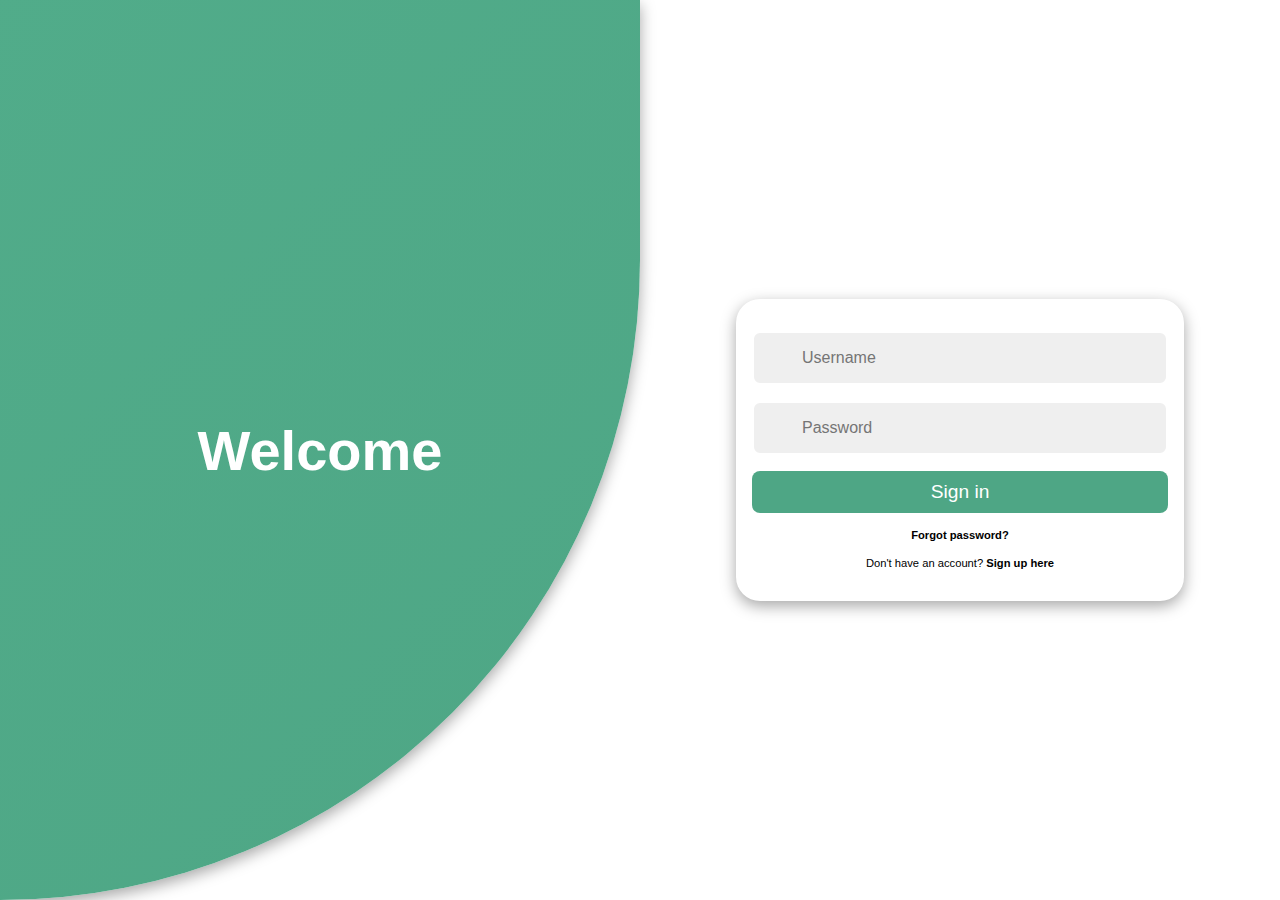
<file: signupLogin.html>
<!DOCTYPE html>
<html lang="en">
  <head>
    <meta charset="UTF-8" />
    <meta http-equiv="X-UA-Compatible" content="IE=edge" />
    <meta name="viewport" content="width=device-width, initial-scale=1.0" />
    <title>Document</title>
    <link rel="stylesheet" href="./login.css" />
    <script src="./signup.js" defer></script>
  </head>
  <body>
    <div id="container" class="container">
      <!-- FORM SECTION -->
      <div class="row">
        <!-- SIGN UP -->
        <div class="col align-items-center flex-col sign-up">
          <div class="form-wrapper align-items-center">
            <div class="form sign-up">
              <div class="input-group">
                <i class="bx bxs-user"></i>
                <input type="text" placeholder="Name" id="name" required />
              </div>
              <div class="input-group">
                <i class="bx bx-mail-send"></i>
                <input type="email" placeholder="Email" id="email" required />
              </div>
              <div class="input-group">
                <i class="bx bxs-lock-alt"></i>
                <input
                  type="text"
                  placeholder="Username"
                  id="username"
                  required
                />
              </div>
              <div class="input-group">
                <i class="bx bxs-lock-alt"></i>
                <input
                  type="password"
                  placeholder="Password"
                  id="password"
                  required
                />
              </div>
              <div class="input-group">
                <i class="bx bxs-lock-alt"></i>
                <input
                  type="number"
                  placeholder="Mobile"
                  id="mobile"
                  required
                />
              </div>
              <div class="input-group">
                <i class="bx bxs-lock-alt"></i>
                <input
                  type="text"
                  placeholder="Description"
                  id="desc"
                  required
                />
              </div>
              <button onclick="Register()">Sign up</button>
              <p>
                <span> Already have an account? </span>
                <b onclick="toggle()" class="pointer"> Sign in here </b>
              </p>
            </div>
          </div>
        </div>
        <!-- END SIGN UP -->
        <!-- SIGN IN -->
        <div class="col align-items-center flex-col sign-in">
          <div class="form-wrapper align-items-center">
            <div class="form sign-in">
              <div class="input-group">
                <i class="bx bxs-user"></i>
                <input type="text" placeholder="Username" id="userLogin" />
              </div>
              <div class="input-group">
                <i class="bx bxs-lock-alt"></i>
                <input
                  type="password"
                  placeholder="Password"
                  id="passwordLogin"
                />
              </div>
              <button onclick="LoginUser()">Sign in</button>
              <p>
                <b> Forgot password? </b>
              </p>
              <p>
                <span> Don't have an account? </span>
                <b onclick="toggle()" class="pointer"> Sign up here </b>
              </p>
            </div>
          </div>
          <div class="form-wrapper"></div>
        </div>
        <!-- END SIGN IN -->
      </div>
      <!-- END FORM SECTION -->
      <!-- CONTENT SECTION -->
      <div class="row content-row">
        <!-- SIGN IN CONTENT -->
        <div class="col align-items-center flex-col">
          <div class="text sign-in">
            <h2>Welcome</h2>
          </div>
          <div class="img sign-in"></div>
        </div>
        <!-- END SIGN IN CONTENT -->
        <!-- SIGN UP CONTENT -->
        <div class="col align-items-center flex-col">
          <div class="img sign-up"></div>
          <div class="text sign-up">
            <h2>Join with us</h2>
          </div>
        </div>
        <!-- END SIGN UP CONTENT -->
      </div>
      <!-- END CONTENT SECTION -->
    </div>
  </body>
</html>
</file>
<file: login.css>
:root {
    --primary-color: #4EA685;
    --secondary-color: #57B894;
    --black: #000000;
    --white: #ffffff;
    --gray: #efefef;
    --gray-2: #757575;

    --facebook-color: #4267B2;
    --google-color: #DB4437;
    --twitter-color: #1DA1F2;
    --insta-color: #E1306C;
}

@import url('https://fonts.googleapis.com/css2?family=Poppins:wght@200;300;400;500;600&display=swap');

* {
    font-family: 'Poppins', sans-serif;
    margin: 0;
    padding: 0;
    box-sizing: border-box;
}

html,
body {
    height: 100vh;
    overflow: hidden;
}

.container {
    position: relative;
    min-height: 100vh;
    overflow: hidden;
}

.row {
    display: flex;
    flex-wrap: wrap;
    height: 100vh;
}

.col {
    width: 50%;
}

.align-items-center {
    display: flex;
    align-items: center;
    justify-content: center;
    text-align: center;
}

.form-wrapper {
    width: 100%;
    max-width: 28rem;
}

.form {
    padding: 1rem;
    background-color: var(--white);
    border-radius: 1.5rem;
    width: 100%;
    box-shadow: rgba(0, 0, 0, 0.35) 0px 5px 15px;
    transform: scale(0);
    transition: .5s ease-in-out;
    transition-delay: 1s;
}

.input-group {
    position: relative;
    width: 100%;
    margin: 1rem 0;
}

.input-group i {
    position: absolute;
    top: 50%;
    left: 1rem;
    transform: translateY(-50%);
    font-size: 1.4rem;
    color: var(--gray-2);
}

.input-group input {
    width: 100%;
    padding: 1rem 3rem;
    font-size: 1rem;
    background-color: var(--gray);
    border-radius: .5rem;
    border: 0.125rem solid var(--white);
    outline: none;
}

.input-group input:focus {
    border: 0.125rem solid var(--primary-color);
}

.form button {
    cursor: pointer;
    width: 100%;
    padding: .6rem 0;
    border-radius: .5rem;
    border: none;
    background-color: var(--primary-color);
    color: var(--white);
    font-size: 1.2rem;
    outline: none;
}

.form p {
    margin: 1rem 0;
    font-size: .7rem;
}

.flex-col {
    flex-direction: column;
}

.social-list {
    margin: 2rem 0;
    padding: 1rem;
    border-radius: 1.5rem;
    width: 100%;
    box-shadow: rgba(0, 0, 0, 0.35) 0px 5px 15px;
    transform: scale(0);
    transition: .5s ease-in-out;
    transition-delay: 1.2s;
}

.social-list>div {
    color: var(--white);
    margin: 0 .5rem;
    padding: .7rem;
    cursor: pointer;
    border-radius: .5rem;
    cursor: pointer;
    transform: scale(0);
    transition: .5s ease-in-out;
}

.social-list>div:nth-child(1) {
    transition-delay: 1.4s;
}

.social-list>div:nth-child(2) {
    transition-delay: 1.6s;
}

.social-list>div:nth-child(3) {
    transition-delay: 1.8s;
}

.social-list>div:nth-child(4) {
    transition-delay: 2s;
}

.social-list>div>i {
    font-size: 1.5rem;
    transition: .4s ease-in-out;
}

.social-list>div:hover i {
    transform: scale(1.5);
}

.facebook-bg {
    background-color: var(--facebook-color);
}

.google-bg {
    background-color: var(--google-color);
}

.twitter-bg {
    background-color: var(--twitter-color);
}

.insta-bg {
    background-color: var(--insta-color);
}

.pointer {
    cursor: pointer;
}

.container.sign-in .form.sign-in,
.container.sign-in .social-list.sign-in,
.container.sign-in .social-list.sign-in>div,
.container.sign-up .form.sign-up,
.container.sign-up .social-list.sign-up,
.container.sign-up .social-list.sign-up>div {
    transform: scale(1);
}

.content-row {
    position: absolute;
    top: 0;
    left: 0;
    pointer-events: none;
    z-index: 6;
    width: 100%;
}

.text {
    margin: 4rem;
    color: var(--white);
}

.text h2 {
    font-size: 3.5rem;
    font-weight: 800;
    margin: 2rem 0;
    transition: 1s ease-in-out;
}

.text p {
    font-weight: 600;
    transition: 1s ease-in-out;
    transition-delay: .2s;
}

.img img {
    width: 30vw;
    transition: 1s ease-in-out;
    transition-delay: .4s;
}

.text.sign-in h2,
.text.sign-in p,
.img.sign-in img {
    transform: translateX(-250%);
}

.text.sign-up h2,
.text.sign-up p,
.img.sign-up img {
    transform: translateX(250%);
}

.container.sign-in .text.sign-in h2,
.container.sign-in .text.sign-in p,
.container.sign-in .img.sign-in img,
.container.sign-up .text.sign-up h2,
.container.sign-up .text.sign-up p,
.container.sign-up .img.sign-up img {
    transform: translateX(0);
}

/* BACKGROUND */

.container::before {
    content: "";
    position: absolute;
    top: 0;
    right: 0;
    height: 100vh;
    width: 300vw;
    transform: translate(35%, 0);
    background-image: linear-gradient(-45deg, var(--primary-color) 0%, var(--secondary-color) 100%);
    transition: 1s ease-in-out;
    z-index: 6;
    box-shadow: rgba(0, 0, 0, 0.35) 0px 5px 15px;
    border-bottom-right-radius: max(50vw, 50vh);
    border-top-left-radius: max(50vw, 50vh);
}

.container.sign-in::before {
    transform: translate(0, 0);
    right: 50%;
}

.container.sign-up::before {
    transform: translate(100%, 0);
    right: 50%;
}

/* RESPONSIVE */

@media only screen and (max-width: 425px) {

    .container::before,
    .container.sign-in::before,
    .container.sign-up::before {
        height: 100vh;
        border-bottom-right-radius: 0;
        border-top-left-radius: 0;
        z-index: 0;
        transform: none;
        right: 0;
    }

    /* .container.sign-in .col.sign-up {
        transform: translateY(100%);
    } */

    .container.sign-in .col.sign-in,
    .container.sign-up .col.sign-up {
        transform: translateY(0);
    }

    .content-row {
        align-items: flex-start !important;
    }

    .content-row .col {
        transform: translateY(0);
        background-color: unset;
    }

    .col {
        width: 100%;
        position: absolute;
        padding: 2rem;
        background-color: var(--white);
        border-top-left-radius: 2rem;
        border-top-right-radius: 2rem;
        transform: translateY(100%);
        transition: 1s ease-in-out;
    }

    .row {
        align-items: flex-end;
        justify-content: flex-end;
    }

    .form,
    .social-list {
        box-shadow: none;
        margin: 0;
        padding: 0;
    }

    .text {
        margin: 0;
    }

    .text p {
        display: none;
    }

    .text h2 {
        margin: .5rem;
        font-size: 2rem;
    }
}
</file>
